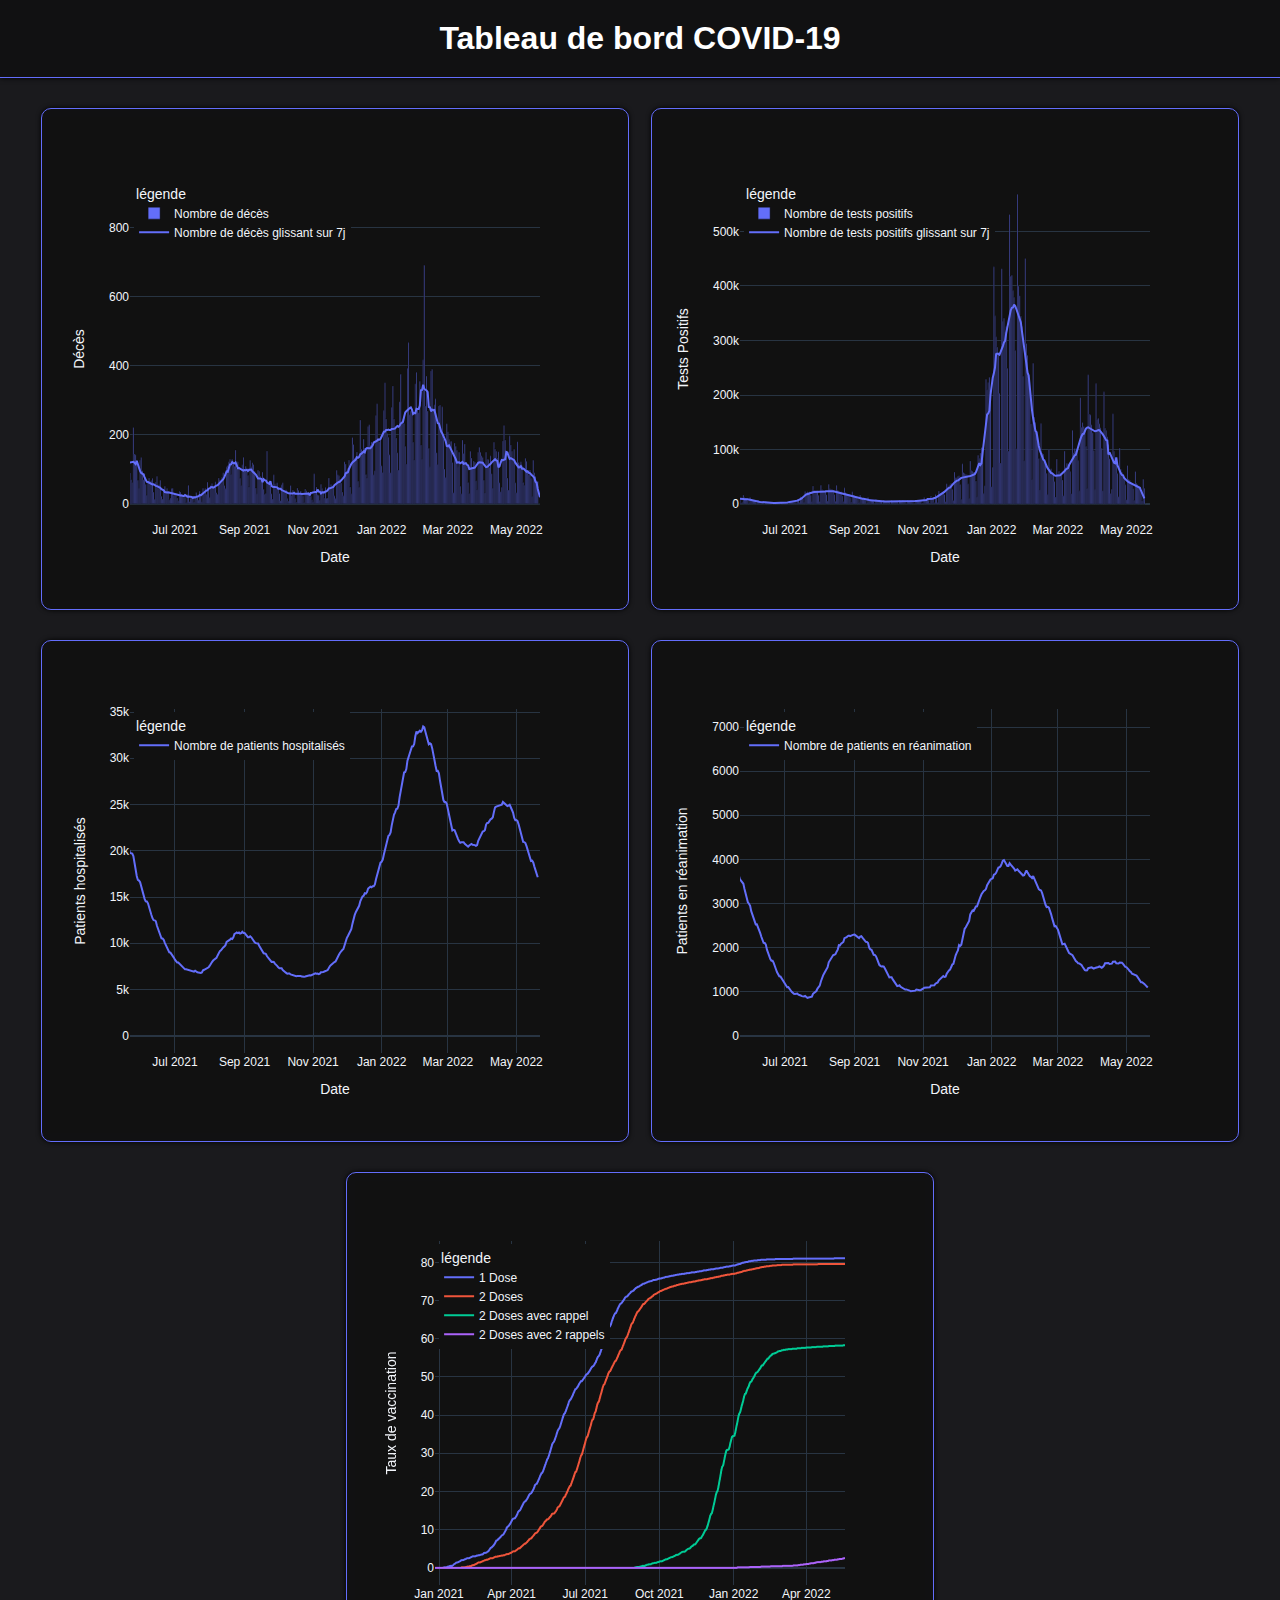
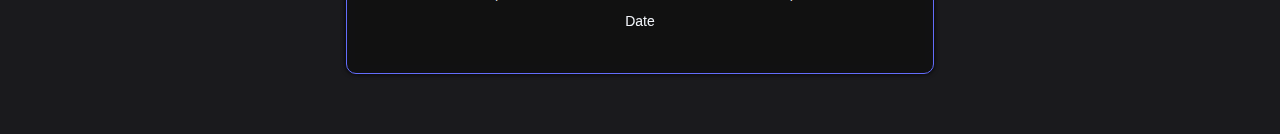
<file: index.html>
<html>
    <head>
        <link rel="stylesheet" href="style.css"/>
    </head>
    <body>
        <h1>Tableau de bord COVID-19</h1>
        <div id="box">
        <iframe src="morts.html"></iframe>
        <iframe src="positifs.html"></iframe>
        <iframe src="hosp.html"></iframe>
        <iframe src="rea.html"></iframe>
        <iframe src="vax.html"></iframe>
        </div>
    </body>
</html>
</file>
<file: style.css>
*{
    margin:0;
    padding:0;
}
h1{
    padding:20px;
    text-align:center;
    color:#FFF;
    background-color:#111112;
    box-shadow: 0px 0px 5px black;
    font-family: sans-serif;
    border-bottom:1px solid #636dfb;
}
body{
    background-color:#1a1a1d;
}
#box{
    display:flex;
    justify-content:space-around;
    margin:30px;
    flex-wrap: wrap;
}
iframe{
    width:48%;
    margin-bottom:30px;
    height:500px;
    border:1px solid #636dfb;
    border-radius:10px;
    box-shadow: 0px 0px 5px black;
    background-color:#111112;
    transition: 0.3s;
}
iframe:hover{
    border: 1px solid #9da4ff;
    transition: 0.3s;
}
</file>
